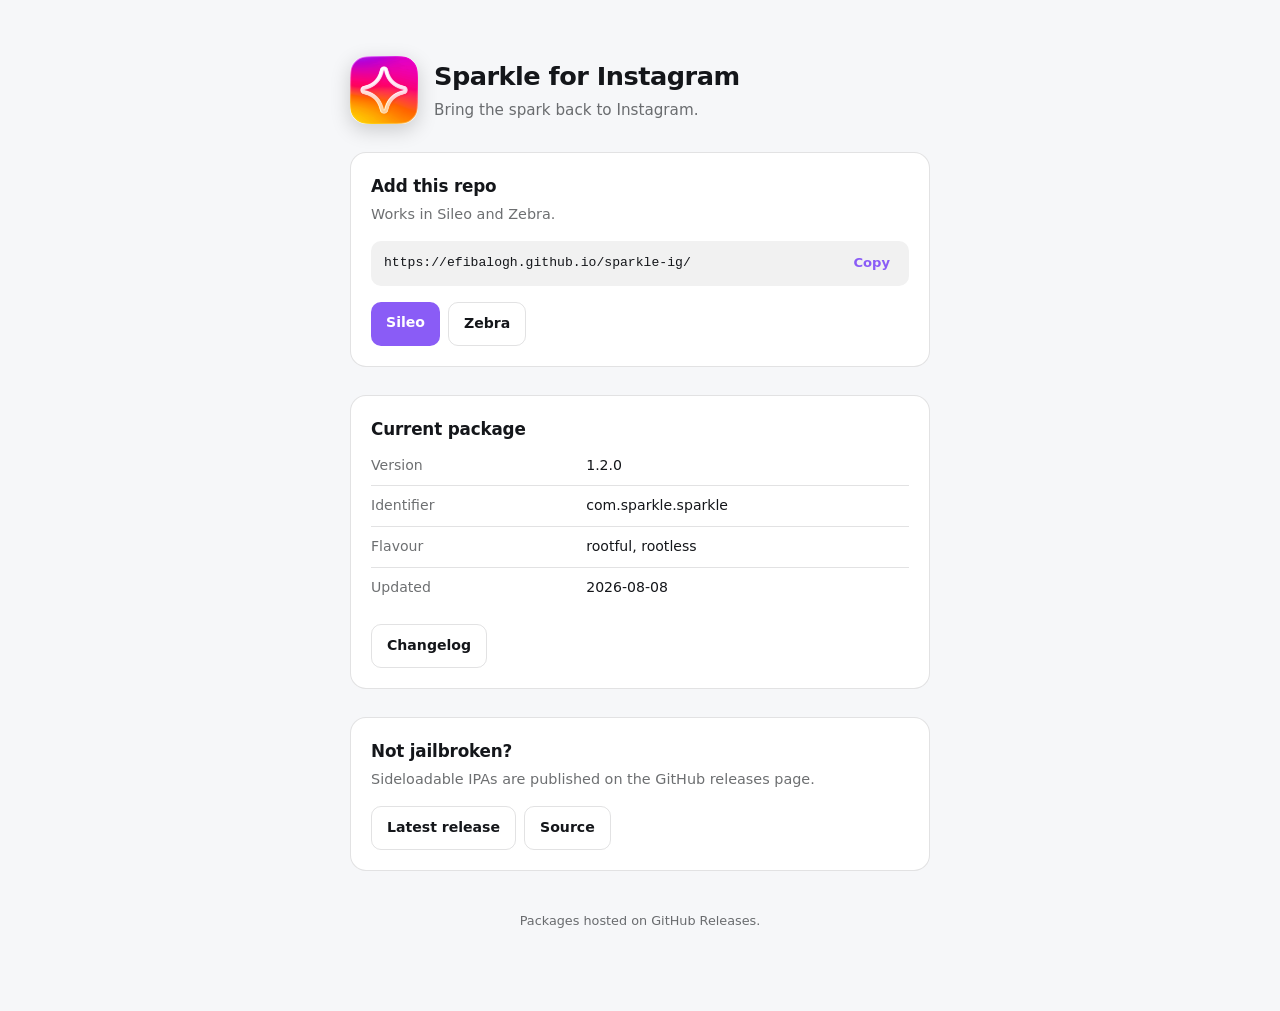
<file: index.html>
<!doctype html>
<html lang="en">
<head>
<meta charset="utf-8">
<meta name="viewport" content="width=device-width, initial-scale=1">
<title>Sparkle for Instagram</title>
<meta name="description" content="Bring the spark back to Instagram.">
<link rel="icon" href="CydiaIcon.png">
<link rel="stylesheet" href="style.css">
</head>
<body>
<div class="wrap">

  <header>
    <img src="CydiaIcon.png" alt="">
    <div>
      <h1>Sparkle for Instagram</h1>
      <p class="tagline">Bring the spark back to Instagram.</p>
    </div>
  </header>

  <div class="card">
    <h2>Add this repo</h2>
    <p>Works in Sileo and Zebra.</p>
    <div class="url">
      <code id="repo-url">https://efibalogh.github.io/sparkle-ig/</code>
      <button type="button" onclick="copyURL(this)">Copy</button>
    </div>
    <div class="row">
      <a class="btn" href="sileo://source/https://efibalogh.github.io/sparkle-ig/">Sileo</a>
      <a class="btn ghost" href="zbra://sources/add?url=https://efibalogh.github.io/sparkle-ig/">Zebra</a>
    </div>
  </div>

  <div class="card">
    <h2>Current package</h2>
    <table>
      <tr><td>Version</td><td>1.2.0</td></tr>
      <tr><td>Identifier</td><td>com.sparkle.sparkle</td></tr>
      <tr><td>Flavour</td><td>rootful, rootless</td></tr>
      <tr><td>Updated</td><td>2026-08-08</td></tr>
    </table>
    <div class="row" style="margin-top:16px">
      <a class="btn ghost" href="changelog.html">Changelog</a>
    </div>
  </div>

  <div class="card">
    <h2>Not jailbroken?</h2>
    <p>Sideloadable IPAs are published on the GitHub releases page.</p>
    <div class="row">
      <a class="btn ghost" href="https://github.com/efibalogh/sparkle-ig/releases/latest">Latest release</a>
      <a class="btn ghost" href="https://github.com/efibalogh/sparkle-ig">Source</a>
    </div>
  </div>

  <footer>Packages hosted on GitHub Releases.</footer>
</div>

<script>
function copyURL(btn) {
  navigator.clipboard.writeText(document.getElementById('repo-url').textContent.trim())
    .then(function () {
      var old = btn.textContent;
      btn.textContent = 'Copied';
      setTimeout(function () { btn.textContent = old; }, 1400);
    });
}
</script>
</body>
</html>
</file>
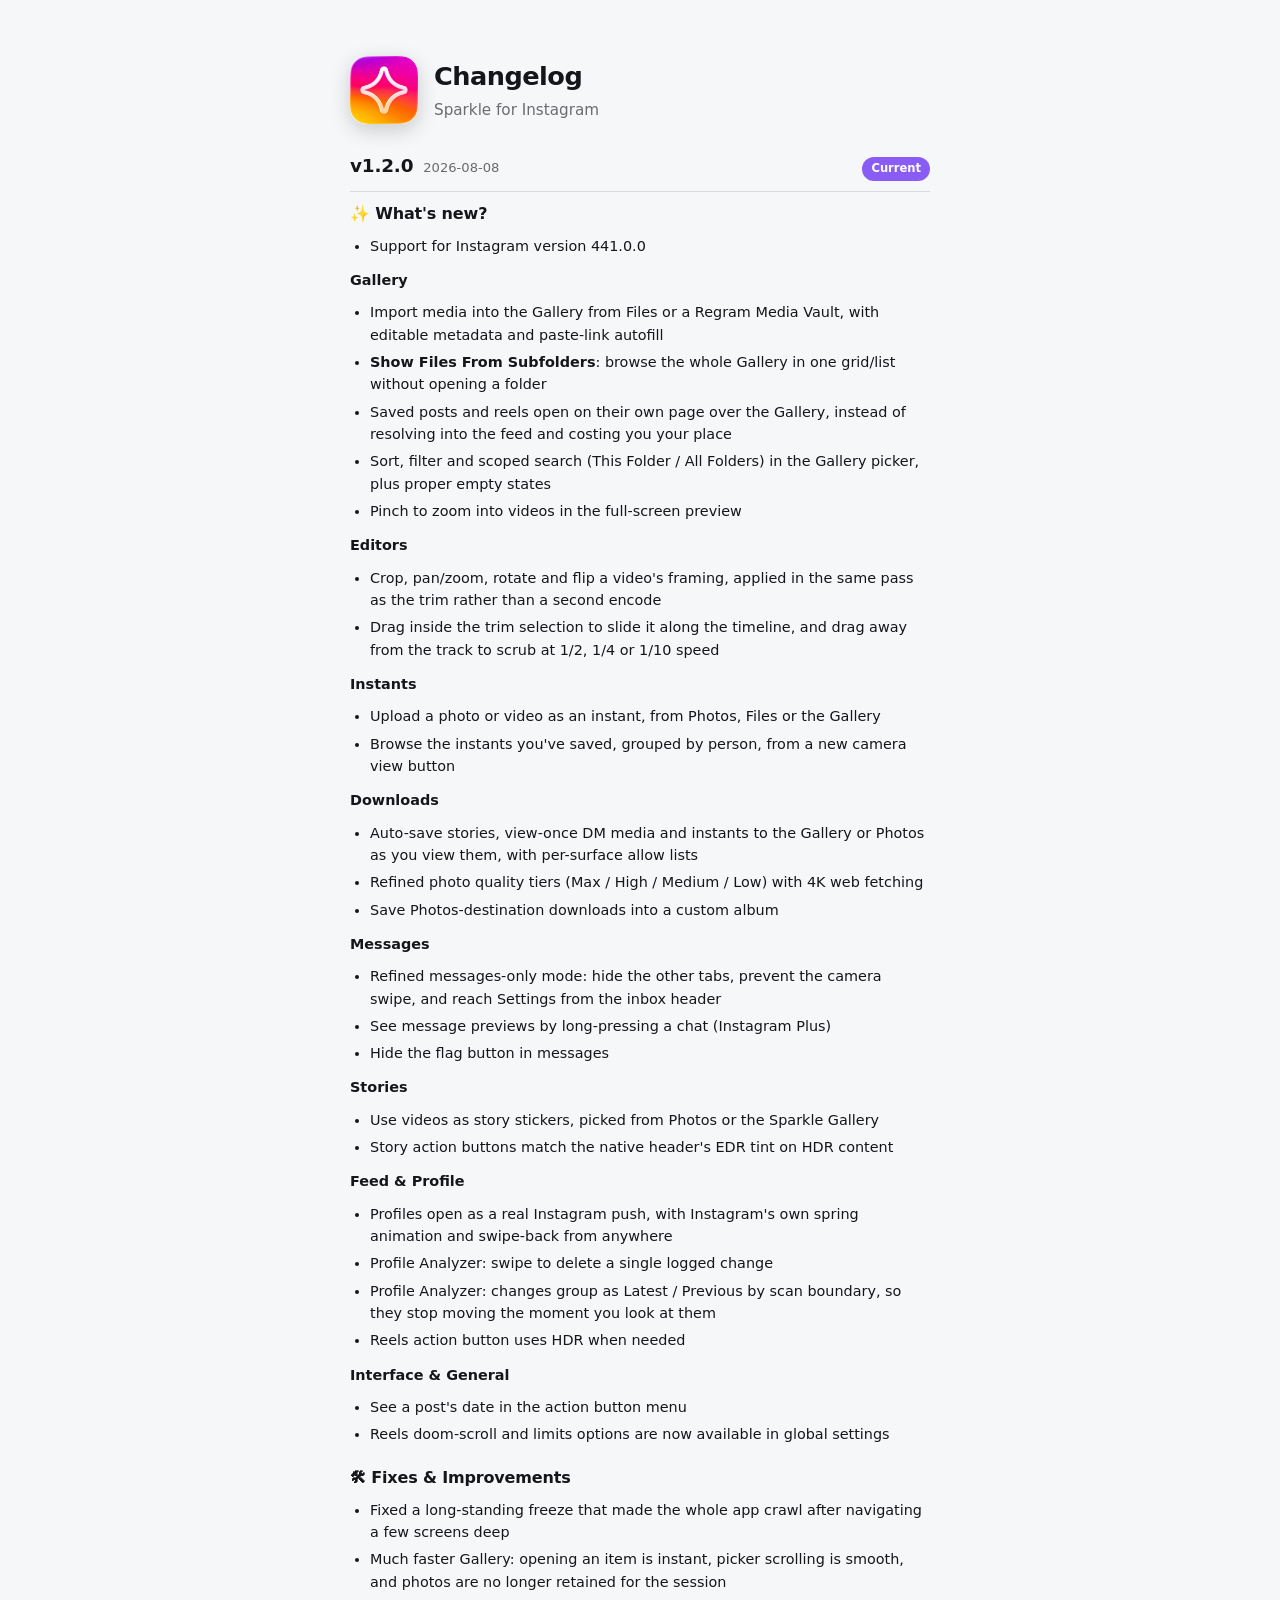
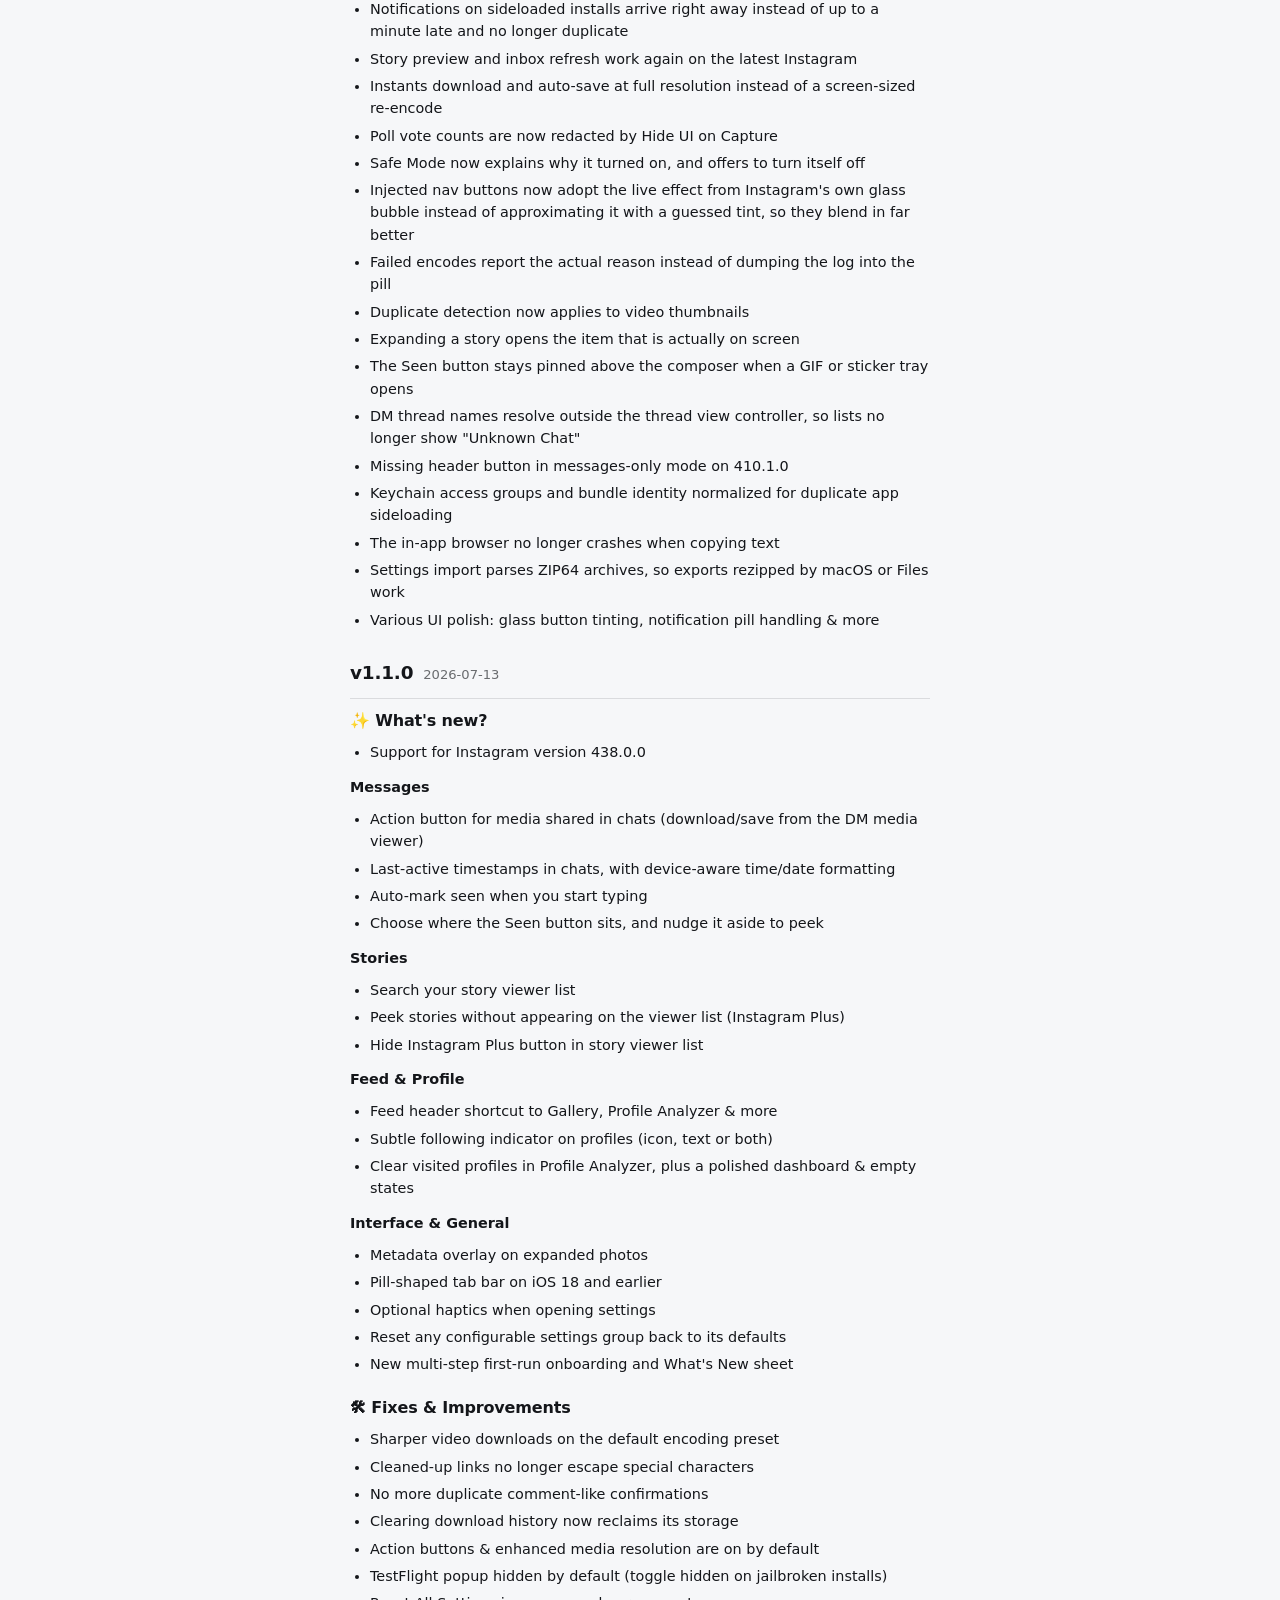
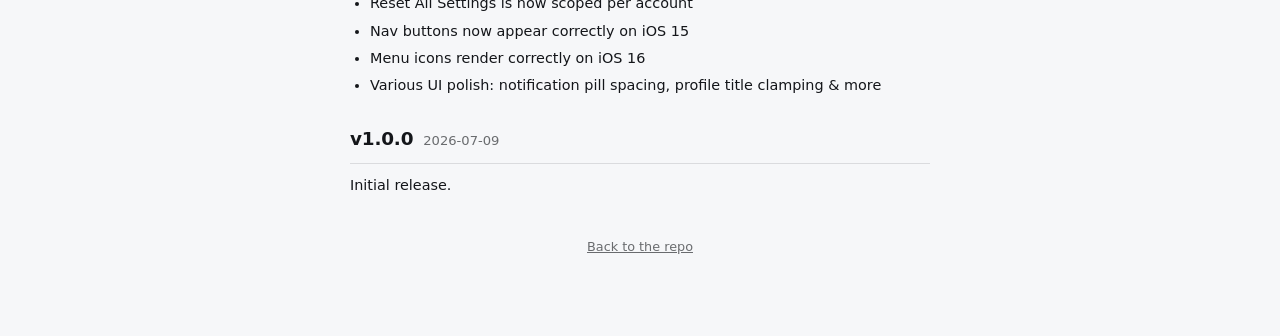
<file: changelog.html>
<!doctype html>
<html lang="en">
<head>
<meta charset="utf-8">
<meta name="viewport" content="width=device-width, initial-scale=1">
<title>Sparkle for Instagram — Changelog</title>
<link rel="icon" href="CydiaIcon.png">
<link rel="stylesheet" href="style.css">
</head>
<body>
<div class="wrap">

  <header>
    <img src="CydiaIcon.png" alt="">
    <div>
      <h1>Changelog</h1>
      <p class="tagline">Sparkle for Instagram</p>
    </div>
  </header>

  <section class="rel">
    <div class="rel-head">
      <h2>v1.2.0</h2>
      <span class="date">2026-08-08</span>
      <span class="pill">Current</span>
    </div>
    <div class="notes">
<h2>✨ What's new?</h2>
<ul>
<li>Support for Instagram version 441.0.0</li>
</ul>
<p><strong>Gallery</strong></p>
<ul>
<li>Import media into the Gallery from Files or a Regram Media Vault, with editable metadata and paste-link autofill</li>
<li><strong>Show Files From Subfolders</strong>: browse the whole Gallery in one grid/list without opening a folder</li>
<li>Saved posts and reels open on their own page over the Gallery, instead of resolving into the feed and costing you your place</li>
<li>Sort, filter and scoped search (This Folder / All Folders) in the Gallery picker, plus proper empty states</li>
<li>Pinch to zoom into videos in the full-screen preview</li>
</ul>
<p><strong>Editors</strong></p>
<ul>
<li>Crop, pan/zoom, rotate and flip a video's framing, applied in the same pass as the trim rather than a second encode</li>
<li>Drag inside the trim selection to slide it along the timeline, and drag away from the track to scrub at 1/2, 1/4 or 1/10 speed</li>
</ul>
<p><strong>Instants</strong></p>
<ul>
<li>Upload a photo or video as an instant, from Photos, Files or the Gallery</li>
<li>Browse the instants you've saved, grouped by person, from a new camera view button</li>
</ul>
<p><strong>Downloads</strong></p>
<ul>
<li>Auto-save stories, view-once DM media and instants to the Gallery or Photos as you view them, with per-surface allow lists</li>
<li>Refined photo quality tiers (Max / High / Medium / Low) with 4K web fetching</li>
<li>Save Photos-destination downloads into a custom album</li>
</ul>
<p><strong>Messages</strong></p>
<ul>
<li>Refined messages-only mode: hide the other tabs, prevent the camera swipe, and reach Settings from the inbox header</li>
<li>See message previews by long-pressing a chat (Instagram Plus)</li>
<li>Hide the flag button in messages</li>
</ul>
<p><strong>Stories</strong></p>
<ul>
<li>Use videos as story stickers, picked from Photos or the Sparkle Gallery</li>
<li>Story action buttons match the native header's EDR tint on HDR content</li>
</ul>
<p><strong>Feed &amp; Profile</strong></p>
<ul>
<li>Profiles open as a real Instagram push, with Instagram's own spring animation and swipe-back from anywhere</li>
<li>Profile Analyzer: swipe to delete a single logged change</li>
<li>Profile Analyzer: changes group as Latest / Previous by scan boundary, so they stop moving the moment you look at them</li>
<li>Reels action button uses HDR when needed</li>
</ul>
<p><strong>Interface &amp; General</strong></p>
<ul>
<li>See a post's date in the action button menu</li>
<li>Reels doom-scroll and limits options are now available in global settings</li>
</ul>
<h2>🛠 Fixes &amp; Improvements</h2>
<ul>
<li>Fixed a long-standing freeze that made the whole app crawl after navigating a few screens deep</li>
<li>Much faster Gallery: opening an item is instant, picker scrolling is smooth, and photos are no longer retained for the session</li>
<li>Notifications on sideloaded installs arrive right away instead of up to a minute late and no longer duplicate</li>
<li>Story preview and inbox refresh work again on the latest Instagram</li>
<li>Instants download and auto-save at full resolution instead of a screen-sized re-encode</li>
<li>Poll vote counts are now redacted by Hide UI on Capture</li>
<li>Safe Mode now explains why it turned on, and offers to turn itself off</li>
<li>Injected nav buttons now adopt the live effect from Instagram's own glass bubble instead of approximating it with a guessed tint, so they blend in far better</li>
<li>Failed encodes report the actual reason instead of dumping the log into the pill</li>
<li>Duplicate detection now applies to video thumbnails</li>
<li>Expanding a story opens the item that is actually on screen</li>
<li>The Seen button stays pinned above the composer when a GIF or sticker tray opens</li>
<li>DM thread names resolve outside the thread view controller, so lists no longer show "Unknown Chat"</li>
<li>Missing header button in messages-only mode on 410.1.0</li>
<li>Keychain access groups and bundle identity normalized for duplicate app sideloading</li>
<li>The in-app browser no longer crashes when copying text</li>
<li>Settings import parses ZIP64 archives, so exports rezipped by macOS or Files work</li>
<li>Various UI polish: glass button tinting, notification pill handling &amp; more</li>
</ul>
    </div>
  </section>
  <section class="rel">
    <div class="rel-head">
      <h2>v1.1.0</h2>
      <span class="date">2026-07-13</span>
    </div>
    <div class="notes">
<h2>✨ What's new?</h2>
<ul>
<li>Support for Instagram version 438.0.0</li>
</ul>
<p><strong>Messages</strong></p>
<ul>
<li>Action button for media shared in chats (download/save from the DM media viewer)</li>
<li>Last-active timestamps in chats, with device-aware time/date formatting</li>
<li>Auto-mark seen when you start typing</li>
<li>Choose where the Seen button sits, and nudge it aside to peek</li>
</ul>
<p><strong>Stories</strong></p>
<ul>
<li>Search your story viewer list</li>
<li>Peek stories without appearing on the viewer list (Instagram Plus)</li>
<li>Hide Instagram Plus button in story viewer list</li>
</ul>
<p><strong>Feed &amp; Profile</strong></p>
<ul>
<li>Feed header shortcut to Gallery, Profile Analyzer &amp; more</li>
<li>Subtle following indicator on profiles (icon, text or both)</li>
<li>Clear visited profiles in Profile Analyzer, plus a polished dashboard &amp; empty states</li>
</ul>
<p><strong>Interface &amp; General</strong></p>
<ul>
<li>Metadata overlay on expanded photos</li>
<li>Pill-shaped tab bar on iOS 18 and earlier</li>
<li>Optional haptics when opening settings</li>
<li>Reset any configurable settings group back to its defaults</li>
<li>New multi-step first-run onboarding and What's New sheet</li>
</ul>
<h2>🛠 Fixes &amp; Improvements</h2>
<ul>
<li>Sharper video downloads on the default encoding preset</li>
<li>Cleaned-up links no longer escape special characters</li>
<li>No more duplicate comment-like confirmations</li>
<li>Clearing download history now reclaims its storage</li>
<li>Action buttons &amp; enhanced media resolution are on by default</li>
<li>TestFlight popup hidden by default (toggle hidden on jailbroken installs)</li>
<li>Reset All Settings is now scoped per account</li>
<li>Nav buttons now appear correctly on iOS 15</li>
<li>Menu icons render correctly on iOS 16</li>
<li>Various UI polish: notification pill spacing, profile title clamping &amp; more</li>
</ul>
    </div>
  </section>
  <section class="rel">
    <div class="rel-head">
      <h2>v1.0.0</h2>
      <span class="date">2026-07-09</span>
    </div>
    <div class="notes">
<p>Initial release.</p>
    </div>
  </section>

  <footer><a href="./">Back to the repo</a></footer>
</div>
</body>
</html>
</file>
<file: style.css>
:root {
  color-scheme: light dark;
  --tint: #8A5CF6;
  --bg: #f6f7f9; --fg: #14161a; --muted: rgba(20,22,26,.62);
  --card: #ffffff; --line: rgba(20,22,26,.12);
  --code: rgba(20,22,26,.06);
}
@media (prefers-color-scheme: dark) {
  :root {
    --bg: #0e1014; --fg: #e9ebee; --muted: rgba(233,235,238,.60);
    --card: #171a20; --line: rgba(233,235,238,.12);
    --code: rgba(233,235,238,.08);
  }
}
* { box-sizing: border-box; }
body { margin: 0; background: var(--bg); color: var(--fg); line-height: 1.55;
       font-family: -apple-system, BlinkMacSystemFont, system-ui, "Segoe UI", sans-serif;
       -webkit-font-smoothing: antialiased; }
.wrap { max-width: 620px; margin: 0 auto; padding: 56px 20px 80px; }

header { display: flex; align-items: center; gap: 16px; margin-bottom: 8px; }
header img { width: 68px; height: 68px; border-radius: 16px; flex: none;
             box-shadow: 0 6px 20px rgba(0,0,0,.18); }
h1 { font-size: 1.6rem; margin: 0; letter-spacing: -.02em; }
.tagline { color: var(--muted); margin: 2px 0 0; font-size: .95rem; }

.card { background: var(--card); border: 1px solid var(--line); border-radius: 16px;
        padding: 20px; margin: 28px 0 0; }
.card h2 { margin: 0 0 4px; font-size: 1.05rem; letter-spacing: -.01em; }
.card p { margin: 0 0 16px; color: var(--muted); font-size: .9rem; }

.row { display: flex; gap: 8px; flex-wrap: wrap; }
.btn { display: inline-block; text-decoration: none; cursor: pointer; border: 0;
       font: inherit; font-weight: 600; font-size: .88rem; padding: 10px 15px;
       border-radius: 10px; background: var(--tint); color: #fff;
       transition: opacity .15s ease; }
.btn:hover { opacity: .85; }
.btn.ghost { background: transparent; border: 1px solid var(--line); color: var(--fg); }

.url { display: flex; align-items: center; gap: 10px; margin: 0 0 16px;
       background: var(--code); border-radius: 10px; padding: 11px 13px; }
.url code { font-family: ui-monospace, SFMono-Regular, Menlo, monospace;
            font-size: .82rem; word-break: break-all; flex: 1; }
.url button { flex: none; border: 0; background: transparent; color: var(--tint);
              font: inherit; font-weight: 600; font-size: .82rem; cursor: pointer; }

table { width: 100%; border-collapse: collapse; font-size: .88rem; }
td { padding: 9px 0; border-top: 1px solid var(--line); }
td:first-child { color: var(--muted); width: 40%; }
tr:first-child td { border-top: 0; }

footer { color: var(--muted); font-size: .8rem; margin-top: 40px; text-align: center; }
footer a { color: inherit; }

/* --- changelog / depiction --- */
.rel { margin: 28px 0 0; }
.rel-head { display: flex; align-items: baseline; gap: 10px; margin: 0 0 10px;
            padding-bottom: 10px; border-bottom: 1px solid var(--line); }
.rel-head h2 { margin: 0; font-size: 1.15rem; letter-spacing: -.01em; }
.rel-head .date { color: var(--muted); font-size: .82rem; }
.rel-head .pill { margin-left: auto; font-size: .72rem; font-weight: 600;
                  color: #fff; background: var(--tint); border-radius: 999px;
                  padding: 3px 9px; }

/* GitHub-rendered release bodies land here */
.notes h1, .notes h2 { font-size: 1rem; margin: 20px 0 8px; letter-spacing: -.01em; }
.notes h1:first-child, .notes h2:first-child { margin-top: 0; }
.notes h3, .notes h4 { font-size: .92rem; margin: 16px 0 6px; }
.notes p { margin: 0 0 10px; font-size: .9rem; }
.notes ul, .notes ol { margin: 0 0 12px; padding-left: 20px; }
.notes li { margin: 0 0 5px; font-size: .9rem; }
.notes strong { font-weight: 650; }
.notes code { font-family: ui-monospace, SFMono-Regular, Menlo, monospace;
              font-size: .82rem; background: var(--code); padding: 2px 5px;
              border-radius: 5px; }
.notes a { color: var(--tint); }
.notes img { max-width: 100%; height: auto; border-radius: 8px; }
.notes hr { border: 0; border-top: 1px solid var(--line); margin: 18px 0; }
.notes blockquote { margin: 0 0 12px; padding-left: 12px; color: var(--muted);
                    border-left: 3px solid var(--line); }
</file>
